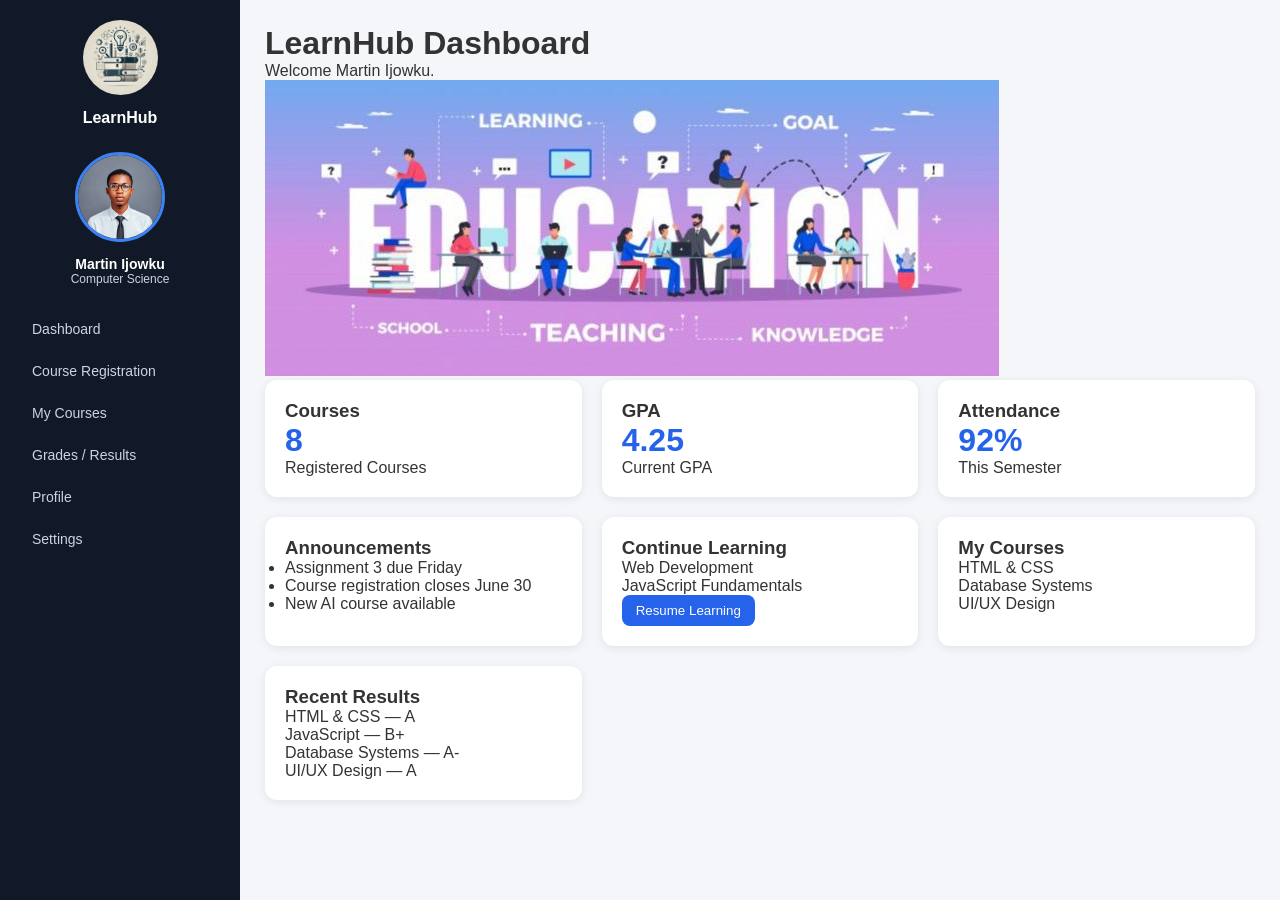
<file: index.html>
<!DOCTYPE html>
<html lang="en">
<head>
    <meta charset="UTF-8">
    <meta name="viewport" content="width=device-width, initial-scale=1.0">
    <title>Student Learning Portal</title>
    <link rel="stylesheet" href="style.css">
</head>
<body>

    <div class="sidebar">

        <div class="logo">
            <img src="logo.jpg.jpeg" alt="Portal Logo">
            <h2>LearnHub</h2>
        </div>

        <div class="profile">
            <img src="proflie.jpeg" alt="Student">
            <h3>Martin Ijowku</h3>
            <p>Computer Science</p>
        </div>

        <ul class="menu">
            <li><a href="#">Dashboard</a></li>
            <li><a href="#">Course Registration</a></li>
            <li><a href="#">My Courses</a></li>
            <li><a href="#">Grades / Results</a></li>
            <li><a href="#">Profile</a></li>
            <li><a href="#">Settings</a></li>
        </ul>

    </div>

    <div class="main-content">

        <h1>LearnHub Dashboard</h1>
        <p>Welcome Martin Ijowku.</p>

        <div class="hero-banner">
            <img src="banner.jpeg" alt="Learning Banner">
        </div>

        <div class="dashboard">

            <div class="card">
                <h3>Courses</h3>
                <p class="number">8</p>
                <span>Registered Courses</span>
            </div>

            <div class="card">
                <h3>GPA</h3>
                <p class="number">4.25</p>
                <span>Current GPA</span>
            </div>

            <div class="card">
                <h3>Attendance</h3>
                <p class="number">92%</p>
                <span>This Semester</span>
            </div>

            <div class="card">
                <h3>Announcements</h3>
                <ul>
                    <li>Assignment 3 due Friday</li>
                    <li>Course registration closes June 30</li>
                    <li>New AI course available</li>
                </ul>
            </div>

            <div class="card wide">
                <h3>Continue Learning</h3>

                <p>Web Development</p>
                <div class="progress-bar">
                    <div class="progress" style="width:75%"></div>
                </div>

                <p>JavaScript Fundamentals</p>
                <div class="progress-bar">
                    <div class="progress" style="width:60%"></div>
                </div>

                <button class="btn">Resume Learning</button>
            </div>

            <div class="card wide">
                <h3>My Courses</h3>

                <p>HTML & CSS</p>
                <div class="progress-bar">
                    <div class="progress" style="width:80%"></div>
                </div>

                <p>Database Systems</p>
                <div class="progress-bar">
                    <div class="progress" style="width:55%"></div>
                </div>

                <p>UI/UX Design</p>
                <div class="progress-bar">
                    <div class="progress" style="width:90%"></div>
                </div>
            </div>

            <div class="card">
                <h3>Recent Results</h3>

                <p>HTML & CSS — A</p>
                <p>JavaScript — B+</p>
                <p>Database Systems — A-</p>
                <p>UI/UX Design — A</p>
            </div>

        </div>

    </div>

</body>
</html>
</file>
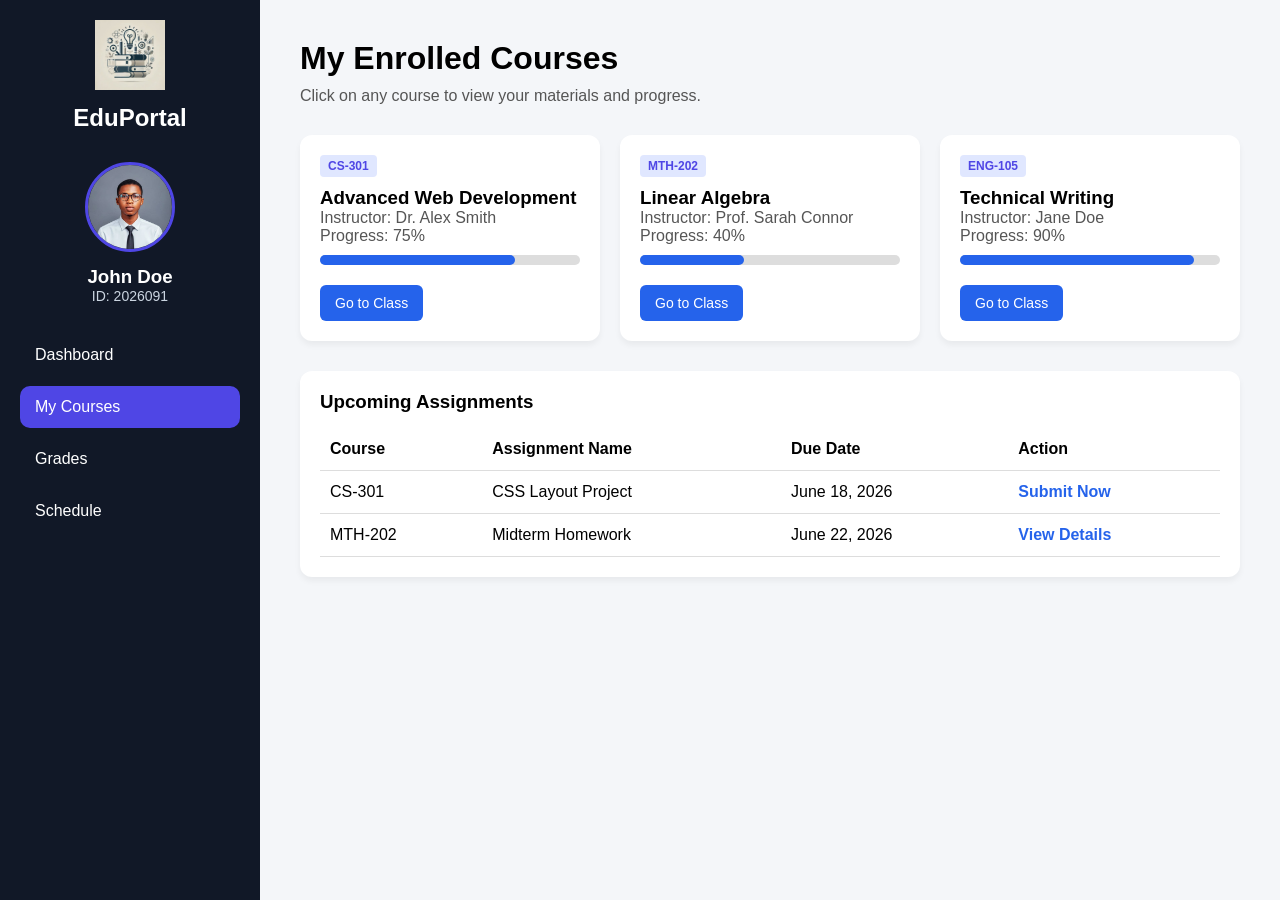
<file: my project/index.html>
<!DOCTYPE html>
<html lang="en">
<head>
    <meta charset="UTF-8">
    <meta name="viewport" content="width=device-width, initial-scale=1.0">
    <title>School Portal - My Courses</title>
    <link rel="stylesheet" href="style.css">
</head>
<body>

    <div class="sidebar">
        <div class="logo">
            <img src="download (1).jfif" alt="School Logo" class="portal-logo">
            <h2>EduPortal</h2>
        </div>
        
        <div class="profile">
            <img src="download.jfif" alt="Student Profile Picture" class="portal-profile">
            <h3>John Doe</h3>
            <p>ID: 2026091</p>
        </div>
        
        <ul class="menu">
            <li><a href="dashboard.html">Dashboard</a></li>
            <li><a href="courses.html" class="active-link">My Courses</a></li>
            <li><a href="grades.html">Grades</a></li>
            <li><a href="schedule.html">Schedule</a></li>
        </ul>
    </div>

    <div class="main-content">
        <h1>My Enrolled Courses</h1>
        <p>Click on any course to view your materials and progress.</p>

        <div class="courses-container">
            
            <div class="course-card">
                <span class="badge">CS-301</span>
                <h3>Advanced Web Development</h3>
                <p>Instructor: Dr. Alex Smith</p>
                <p>Progress: 75%</p>
                <div class="progress-bar">
                    <div class="progress" style="width: 75%;"></div>
                </div>
                <a href="web-dev.html" class="course-btn">Go to Class</a>
            </div>

            <div class="course-card">
                <span class="badge">MTH-202</span>
                <h3>Linear Algebra</h3>
                <p>Instructor: Prof. Sarah Connor</p>
                <p>Progress: 40%</p>
                <div class="progress-bar">
                    <div class="progress" style="width: 40%;"></div>
                </div>
                <a href="algebra.html" class="course-btn">Go to Class</a>
            </div>

            <div class="course-card">
                <span class="badge">ENG-105</span>
                <h3>Technical Writing</h3>
                <p>Instructor: Jane Doe</p>
                <p>Progress: 90%</p>
                <div class="progress-bar">
                    <div class="progress" style="width: 90%;"></div>
                </div>
                <a href="writing.html" class="course-btn">Go to Class</a>
            </div>

        </div>

        <div class="table-card">
            <h3>Upcoming Assignments</h3>
            <table>
                <tr>
                    <th>Course</th>
                    <th>Assignment Name</th>
                    <th>Due Date</th>
                    <th>Action</th>
                </tr>
                <tr>
                    <td>CS-301</td>
                    <td>CSS Layout Project</td>
                    <td>June 18, 2026</td>
                    <td><a href="submit.html">Submit Now</a></td>
                </tr>
                <tr>
                    <td>MTH-202</td>
                    <td>Midterm Homework</td>
                    <td>June 22, 2026</td>
                    <td><a href="view.html">View Details</a></td>
                </tr>
            </table>
        </div>

    </div>

</body>
</html>
</file>
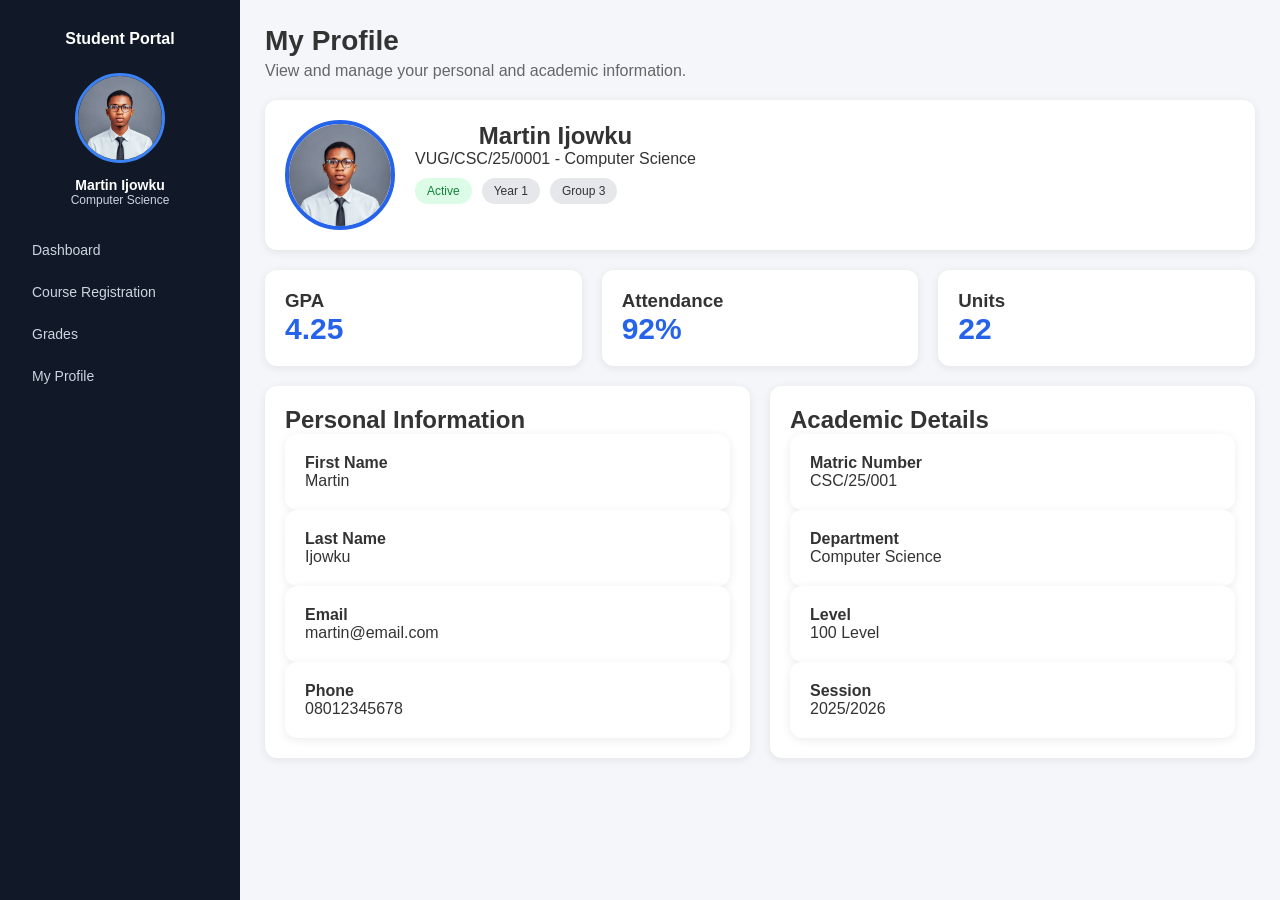
<file: profile.html>
<!DOCTYPE html>
<html lang="en">
<head>
    <meta charset="UTF-8">
    <meta name="viewport" content="width=device-width, initial-scale=1.0">
    <title>Student Profile</title>

    <link rel="stylesheet" href="style.css">
</head>

<body>

<div class="page">

    <aside class="sidebar">

        <div class="logo">
            <h2>Student Portal</h2>
        </div>

        <div class="profile">
            <img src="proflie.jpeg" alt="User">
            <h3>Martin Ijowku</h3>
            <p>Computer Science</p>
        </div>

        <ul class="menu">
            <li><a href="index.html">Dashboard</a></li>
            <li><a href="course.html">Course Registration</a></li>
            <li><a href="grades.html">Grades</a></li>
            <li><a href="profile.html">My Profile</a></li>
        </ul>

    </aside>

    <main class="main">

        <h1 class="page-title">My Profile</h1>
        <p class="subtitle">
            View and manage your personal and academic information.
        </p>

        <!-- PROFILE HEADER -->
        <div class="profile-header card">

            <img src="proflie.jpeg" alt="Student">

            <div class="profile-info">
                <h2>Martin Ijowku</h2>
                <p>VUG/CSC/25/0001 - Computer Science</p>

                <div class="badges">
                    <span class="badge active">Active</span>
                    <span class="badge">Year 1</span>
                    <span class="badge">Group 3</span>
                </div>
            </div>

        </div>

        <div class="stats">

            <div class="stat-card">
                <h3>GPA</h3>
                <p class="value">4.25</p>
            </div>

            <div class="stat-card">
                <h3>Attendance</h3>
                <p class="value">92%</p>
            </div>

            <div class="stat-card">
                <h3>Units</h3>
                <p class="value">22</p>
            </div>

        </div>

        <div class="profile-grid">

            <!-- PERSONAL INFO -->
            <div class="card">
                <h2>Personal Information</h2>

                <div class="info-item">
                    <strong>First Name</strong>
                    <p>Martin</p>
                </div>

                <div class="info-item">
                    <strong>Last Name</strong>
                    <p>Ijowku</p>
                </div>

                <div class="info-item">
                    <strong>Email</strong>
                    <p>martin@email.com</p>
                </div>

                <div class="info-item">
                    <strong>Phone</strong>
                    <p>08012345678</p>
                </div>
            </div>

            <div class="card">
                <h2>Academic Details</h2>

                <div class="info-item">
                    <strong>Matric Number</strong>
                    <p>CSC/25/001</p>
                </div>

                <div class="info-item">
                    <strong>Department</strong>
                    <p>Computer Science</p>
                </div>

                <div class="info-item">
                    <strong>Level</strong>
                    <p>100 Level</p>
                </div>

                <div class="info-item">
                    <strong>Session</strong>
                    <p>2025/2026</p>
                </div>
            </div>

        </div>

    </main>

</div>

</body>
</html>
</file>
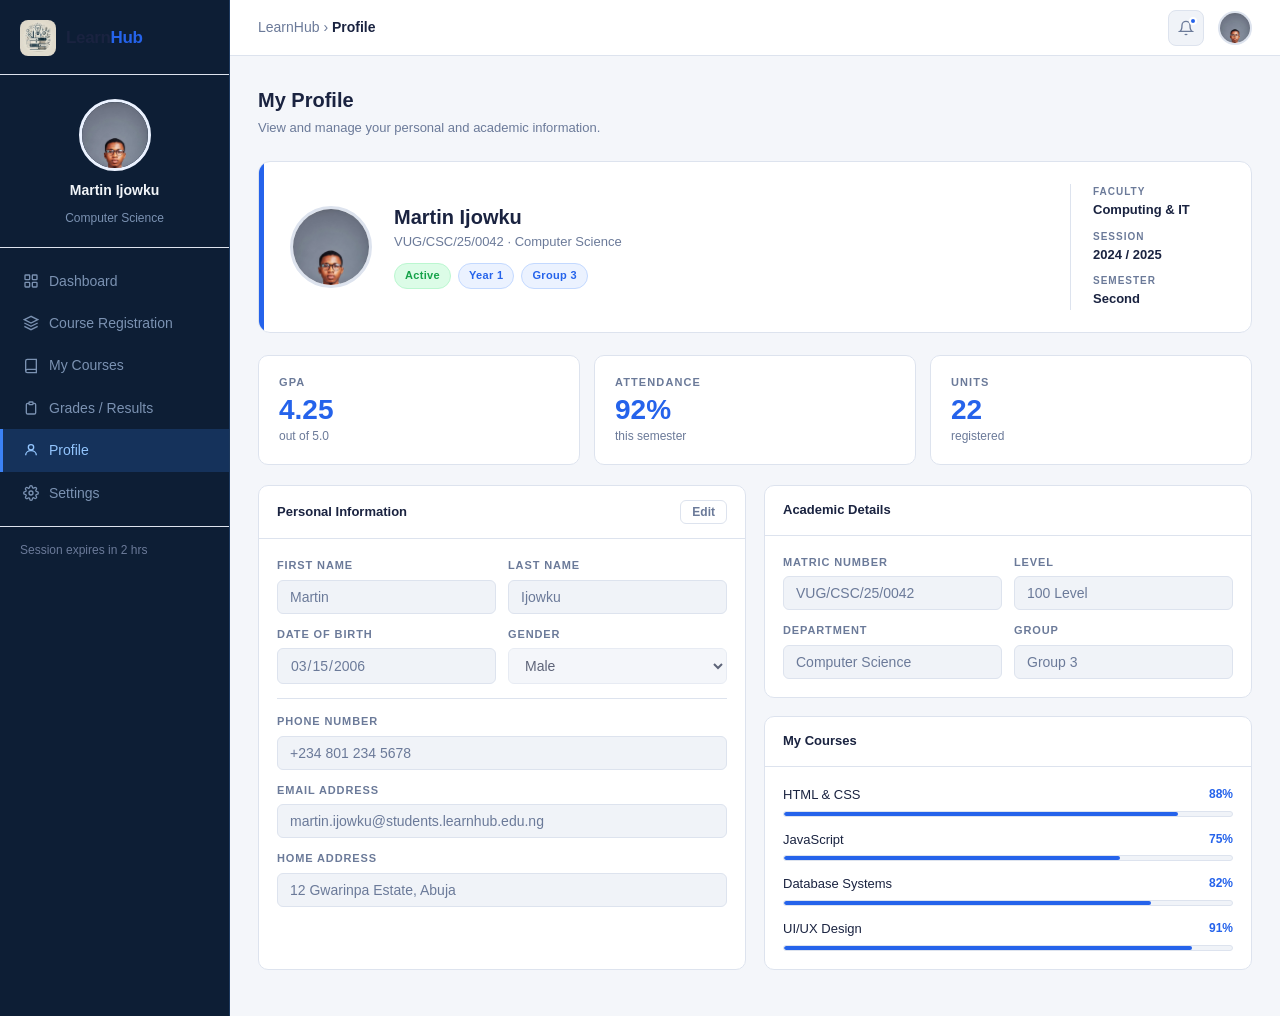
<file: github/profile.html>
<!DOCTYPE html>
<html lang="en">
<head>
  <meta charset="UTF-8" />
  <meta name="viewport" content="width=device-width, initial-scale=1.0" />
  <title>LearnHub — Profile</title>
    <link rel="stylesheet" href="profile.css" />
</head>
<body>

<div class="layout">

  
  <aside class="sidebar">
    <div class="sidebar-logo">
      <img class="logo-img" src="[data-uri]" alt="LearnHub" />
      <div class="logo-text">Learn<span>Hub</span></div>
    </div>

    <div class="sidebar-profile">
      <img class="sidebar-avatar" src="[data-uri]" alt="Martin Ijowku" />
      <div class="sidebar-name">Martin Ijowku</div>
      <div class="sidebar-dept">Computer Science</div>
    </div>

    <nav>
      <div class="nav-item" onclick="setActive(this)">
        <svg width="16" height="16" fill="none" stroke="currentColor" stroke-width="2" viewBox="0 0 24 24"><rect x="3" y="3" width="7" height="7" rx="1"/><rect x="14" y="3" width="7" height="7" rx="1"/><rect x="3" y="14" width="7" height="7" rx="1"/><rect x="14" y="14" width="7" height="7" rx="1"/></svg>
        Dashboard
      </div>
      <div class="nav-item" onclick="setActive(this)">
        <svg width="16" height="16" fill="none" stroke="currentColor" stroke-width="2" viewBox="0 0 24 24"><path d="M12 2L2 7l10 5 10-5-10-5z"/><path d="M2 17l10 5 10-5M2 12l10 5 10-5"/></svg>
        Course Registration
      </div>
      <div class="nav-item" onclick="setActive(this)">
        <svg width="16" height="16" fill="none" stroke="currentColor" stroke-width="2" viewBox="0 0 24 24"><path d="M4 19.5A2.5 2.5 0 0 1 6.5 17H20"/><path d="M6.5 2H20v20H6.5A2.5 2.5 0 0 1 4 19.5v-15A2.5 2.5 0 0 1 6.5 2z"/></svg>
        My Courses
      </div>
      <div class="nav-item" onclick="setActive(this)">
        <svg width="16" height="16" fill="none" stroke="currentColor" stroke-width="2" viewBox="0 0 24 24"><path d="M9 5H7a2 2 0 0 0-2 2v12a2 2 0 0 0 2 2h10a2 2 0 0 0 2-2V7a2 2 0 0 0-2-2h-2"/><rect x="9" y="3" width="6" height="4" rx="1"/></svg>
        Grades / Results
      </div>
      <div class="nav-item active" onclick="setActive(this)">
        <svg width="16" height="16" fill="none" stroke="currentColor" stroke-width="2" viewBox="0 0 24 24"><circle cx="12" cy="8" r="4"/><path d="M4 20c0-4 3.6-7 8-7s8 3 8 7"/></svg>
        Profile
      </div>
      <div class="nav-item" onclick="setActive(this)">
        <svg width="16" height="16" fill="none" stroke="currentColor" stroke-width="2" viewBox="0 0 24 24"><circle cx="12" cy="12" r="3"/><path d="M19.4 15a1.65 1.65 0 0 0 .33 1.82l.06.06a2 2 0 0 1-2.83 2.83l-.06-.06a1.65 1.65 0 0 0-1.82-.33 1.65 1.65 0 0 0-1 1.51V21a2 2 0 0 1-4 0v-.09A1.65 1.65 0 0 0 9 19.4a1.65 1.65 0 0 0-1.82.33l-.06.06a2 2 0 0 1-2.83-2.83l.06-.06A1.65 1.65 0 0 0 4.68 15a1.65 1.65 0 0 0-1.51-1H3a2 2 0 0 1 0-4h.09A1.65 1.65 0 0 0 4.6 9a1.65 1.65 0 0 0-.33-1.82l-.06-.06a2 2 0 0 1 2.83-2.83l.06.06A1.65 1.65 0 0 0 9 4.68a1.65 1.65 0 0 0 1-1.51V3a2 2 0 0 1 4 0v.09a1.65 1.65 0 0 0 1 1.51 1.65 1.65 0 0 0 1.82-.33l.06-.06a2 2 0 0 1 2.83 2.83l-.06.06A1.65 1.65 0 0 0 19.4 9a1.65 1.65 0 0 0 1.51 1H21a2 2 0 0 1 0 4h-.09a1.65 1.65 0 0 0-1.51 1z"/></svg>
        Settings
      </div>
    </nav>

    <div class="sidebar-footer">Session expires in 2 hrs</div>
  </aside>

  
  <main class="main">
    <div class="topbar">
      <div class="topbar-title">LearnHub &rsaquo; <strong>Profile</strong></div>
      <div class="topbar-right">
        <div class="notif-btn">
          <svg width="16" height="16" fill="none" stroke="currentColor" stroke-width="2" viewBox="0 0 24 24"><path d="M18 8a6 6 0 0 0-12 0c0 7-3 9-3 9h18s-3-2-3-9"/><path d="M13.73 21a2 2 0 0 1-3.46 0"/></svg>
          <div class="notif-dot"></div>
        </div>
        <img class="topbar-avatar" src="[data-uri]" alt="Martin" />
      </div>
    </div>

    <div class="content">

      <div class="page-header">
        <h1>My Profile</h1>
        <p>View and manage your personal and academic information.</p>
      </div>

      <!-- ID Card -->
      <div class="id-card">
        <div class="id-accent-bar"></div>
        <div class="id-body">
          <img class="profile-photo" src="[data-uri]" alt="Martin Ijowku" />
          <div class="id-info">
            <div class="id-name">Martin Ijowku</div>
            <div class="id-sub">VUG/CSC/25/0042 &middot; Computer Science</div>
            <div class="id-tags">
              <span class="tag green">Active</span>
              <span class="tag">Year 1</span>
              <span class="tag">Group 3</span>
            </div>
          </div>
          <div class="id-meta">
            <div class="meta-row">
              <span class="meta-label">Faculty</span>
              <span class="meta-value">Computing &amp; IT</span>
            </div>
            <div class="meta-row">
              <span class="meta-label">Session</span>
              <span class="meta-value">2024 / 2025</span>
            </div>
            <div class="meta-row">
              <span class="meta-label">Semester</span>
              <span class="meta-value">Second</span>
            </div>
          </div>
        </div>
      </div>

      
      <div class="stats-row">
        <div class="stat-box">
          <div class="stat-label">GPA</div>
          <div class="stat-value">4.25</div>
          <div class="stat-sub">out of 5.0</div>
        </div>
        <div class="stat-box">
          <div class="stat-label">Attendance</div>
          <div class="stat-value">92%</div>
          <div class="stat-sub">this semester</div>
        </div>
        <div class="stat-box">
          <div class="stat-label">Units</div>
          <div class="stat-value">22</div>
          <div class="stat-sub">registered</div>
        </div>
      </div>

      <!-- Two-column -->
      <div class="grid-2">

        <!-- Personal Info -->
        <div class="card">
          <div class="card-head">
            <h2>Personal Information</h2>
            <button class="btn btn-ghost btn-sm" onclick="toggleEdit()">Edit</button>
          </div>
          <div class="card-body">
            <div class="field-group">
              <div class="field">
                <label>First Name</label>
                <input type="text" id="fname" value="Martin" readonly />
              </div>
              <div class="field">
                <label>Last Name</label>
                <input type="text" id="lname" value="Ijowku" readonly />
              </div>
              <div class="field">
                <label>Date of Birth</label>
                <input type="date" id="dob" value="2006-03-15" readonly />
              </div>
              <div class="field">
                <label>Gender</label>
                <select id="gender" disabled>
                  <option selected>Male</option>
                  <option>Female</option>
                  <option>Prefer not to say</option>
                </select>
              </div>
            </div>
            <div class="field-divider"></div>
            <div class="field-group full">
              <div class="field">
                <label>Phone Number</label>
                <input type="tel" id="phone" value="+234 801 234 5678" readonly />
              </div>
              <div class="field">
                <label>Email Address</label>
                <input type="email" id="email" value="martin.ijowku@students.learnhub.edu.ng" readonly />
              </div>
              <div class="field">
                <label>Home Address</label>
                <input type="text" id="address" value="12 Gwarinpa Estate, Abuja" readonly />
              </div>
            </div>
            <div class="btn-row" id="save-row" style="display:none;">
              <button class="btn btn-ghost" onclick="cancelEdit()">Cancel</button>
              <button class="btn btn-primary" onclick="saveProfile()">Save Changes</button>
            </div>
          </div>
        </div>

        <!-- Right column -->
        <div style="display:flex;flex-direction:column;gap:18px;">

          <div class="card">
            <div class="card-head"><h2>Academic Details</h2></div>
            <div class="card-body">
              <div class="field-group">
                <div class="field">
                  <label>Matric Number</label>
                  <input type="text" value="VUG/CSC/25/0042" readonly />
                </div>
                <div class="field">
                  <label>Level</label>
                  <input type="text" value="100 Level" readonly />
                </div>
                <div class="field">
                  <label>Department</label>
                  <input type="text" value="Computer Science" readonly />
                </div>
                <div class="field">
                  <label>Group</label>
                  <input type="text" value="Group 3" readonly />
                </div>
              </div>
            </div>
          </div>

          <div class="card">
            <div class="card-head"><h2>My Courses</h2></div>
            <div class="card-body">
              <div class="progress-wrap">
                <div class="progress-item">
                  <div class="progress-top">
                    <span class="progress-name">HTML &amp; CSS</span>
                    <span class="progress-pct">88%</span>
                  </div>
                  <div class="progress-bar"><div class="progress-fill" style="width:88%"></div></div>
                </div>
                <div class="progress-item">
                  <div class="progress-top">
                    <span class="progress-name">JavaScript</span>
                    <span class="progress-pct">75%</span>
                  </div>
                  <div class="progress-bar"><div class="progress-fill" style="width:75%"></div></div>
                </div>
                <div class="progress-item">
                  <div class="progress-top">
                    <span class="progress-name">Database Systems</span>
                    <span class="progress-pct">82%</span>
                  </div>
                  <div class="progress-bar"><div class="progress-fill" style="width:82%"></div></div>
                </div>
                <div class="progress-item">
                  <div class="progress-top">
                    <span class="progress-name">UI/UX Design</span>
                    <span class="progress-pct">91%</span>
                  </div>
                  <div class="progress-bar"><div class="progress-fill" style="width:91%"></div></div>
                </div>
              </div>
            </div>
          </div>

        </div>
      </div>

    </div>
  </main>
</div>

<div id="toast">Profile updated successfully</div>

<script>
  function setActive(el) {
    document.querySelectorAll('.nav-item').forEach(n => n.classList.remove('active'));
    el.classList.add('active');
  }

  function toggleEdit() {
    ['fname','lname','dob','phone','email','address'].forEach(id => {
      document.getElementById(id).removeAttribute('readonly');
    });
    document.getElementById('gender').removeAttribute('disabled');
    document.querySelector('.card-head button').textContent = 'Editing...';
    document.querySelector('.card-head button').disabled = true;
    document.getElementById('save-row').style.display = 'flex';
  }

  function cancelEdit() { location.reload(); }

  function saveProfile() {
    ['fname','lname','dob','phone','email','address'].forEach(id => {
      document.getElementById(id).setAttribute('readonly','');
    });
    document.getElementById('gender').setAttribute('disabled','');
    document.getElementById('save-row').style.display = 'none';
    document.querySelector('.card-head button').textContent = 'Edit';
    document.querySelector('.card-head button').disabled = false;
    const t = document.getElementById('toast');
    t.classList.add('show');
    setTimeout(() => t.classList.remove('show'), 2800);
  }
</script>

</body>
</html>
</file>
<file: style.css>
* {
    margin: 0;
    padding: 0;
    box-sizing: border-box;
    font-family: Arial, sans-serif;
}

body {
    background: #f4f6f9;
    color: #333;
}


.page {
    display: flex;
    min-height: 100vh;
}



.sidebar {
    width: 240px;
    min-height: 100vh;
    background: #111827;
    color: white;
    position: fixed;
    left: 0;
    top: 0;
    padding: 20px;
    overflow-y: auto;
}


.logo,
.sidebar-logo {
    text-align: center;
    margin-bottom: 25px;
}

.logo img,
.sidebar-logo img,
.logo-img {
    width: 75px;
    height: 75px;
    border-radius: 50%;
    object-fit: cover;
}

.logo h2,
.logo-text {
    color: white;
    font-size: 16px;
    margin-top: 10px;
    font-weight: bold;
}


.profile,
.sidebar-profile,
.profile-info {
    text-align: center;
    margin-bottom: 25px;
}

.profile img,
.sidebar-profile-img {
    width: 90px;
    height: 90px;
    border-radius: 50%;
    object-fit: cover;
    border: 3px solid #3b82f6;
    margin-bottom: 10px;
}

.profile h3,
.profile-name {
    color: white;
    font-size: 14px;
    font-weight: bold;
}

.profile p,
.profile-dept {
    color: #cbd5e1;
    font-size: 12px;
}


.menu,
.sidebar-nav {
    list-style: none;
    display: flex;
    flex-direction: column;
    gap: 6px;
}

.menu a,
.sidebar-nav a {
    display: block;
    text-decoration: none;
    color: #cbd5e1;
    padding: 10px 12px;
    border-radius: 8px;
    transition: 0.3s;
    font-size: 14px;
}

.menu a:hover,
.sidebar-nav a:hover {
    background: #2563eb;
    color: white;
}

.menu a.active,
.sidebar-nav a.active {
    background: #2563eb;
    color: white;
    font-weight: bold;
}



.main-content,
.main {
    margin-left: 240px;
    width: calc(100% - 240px);
    padding: 25px;
}


.page-title {
    font-size: 28px;
    margin-bottom: 5px;
}

.subtitle,
.page-subtitle {
    color: #666;
    margin-bottom: 20px;
}

.page-label {
    font-size: 12px;
    color: #888;
    text-transform: uppercase;
}


.card,
.stat-card,
.info-item {
    background: white;
    padding: 20px;
    border-radius: 12px;
    box-shadow: 0 2px 10px rgba(0,0,0,0.08);
}


.dashboard {
    display: grid;
    grid-template-columns: repeat(auto-fit, minmax(250px, 1fr));
    gap: 20px;
}

.number {
    font-size: 32px;
    font-weight: bold;
    color: #2563eb;
}


.profile-header {
    display: flex;
    align-items: center;
    gap: 20px;
    flex-wrap: wrap;
    margin-bottom: 20px;
}

.profile-header img {
    width: 110px;
    height: 110px;
    border-radius: 50%;
    object-fit: cover;
    border: 4px solid #2563eb;
}

.profile-grid {
    display: grid;
    grid-template-columns: 1fr 1fr;
    gap: 20px;
}


.badges {
    display: flex;
    gap: 10px;
    flex-wrap: wrap;
    margin-top: 10px;
}

.badge {
    background: #e5e7eb;
    padding: 6px 12px;
    border-radius: 20px;
    font-size: 12px;
}

.badge.active {
    background: #dcfce7;
    color: #15803d;
}


.stats {
    display: grid;
    grid-template-columns: repeat(3, 1fr);
    gap: 20px;
    margin: 20px 0;
}

.value {
    font-size: 30px;
    font-weight: bold;
    color: #2563eb;
}


.summary-strip {
    display: flex;
    gap: 15px;
    flex-wrap: wrap;
    margin-bottom: 20px;
}

.summary-item {
    background: white;
    padding: 15px;
    border-radius: 10px;
    border: 1px solid #ddd;
}

.summary-number {
    font-size: 20px;
    font-weight: bold;
    color: #2563eb;
}

.summary-label {
    font-size: 12px;
    color: #666;
}

.section {
    background: white;
    padding: 20px;
    border-radius: 12px;
    margin-bottom: 20px;
    box-shadow: 0 2px 10px rgba(0,0,0,0.05);
}

.section-title {
    font-size: 18px;
    margin-bottom: 10px;
}

.courses-table {
    width: 100%;
    border-collapse: collapse;
}

.courses-table th,
.courses-table td {
    padding: 10px;
    border-bottom: 1px solid #eee;
}

.courses-table tbody tr:hover {
    background: #f9fafb;
}


button {
    background: #2563eb;
    color: white;
    border: none;
    padding: 8px 14px;
    border-radius: 8px;
    cursor: pointer;
}

button:hover {
    background: #1d4ed8;
}


@media (max-width: 992px) {
    .stats {
        grid-template-columns: 1fr;
    }

    .profile-grid {
        grid-template-columns: 1fr;
    }
}

@media (max-width: 768px) {
    .sidebar {
        display: none;
    }

    .main-content,
    .main {
        margin-left: 0;
        width: 100%;
    }

    .dashboard {
        grid-template-columns: 1fr;
    }
}
</file>
<file: my project/style.css>
*{
    margin: 0;
    padding: 0;
    box-sizing: border-box;
    font-family: Arial, sans-serif;
}

body{
    background: #f4f6f9;
}

.sidebar{
    width: 260px;
    height: 100vh;
    background: #111827;
    color: white;
    position: fixed;
    left: 0;
    top: 0;
    padding: 20px;
}

.logo{
    text-align: center;
    margin-bottom: 30px;
}

.portal-logo {
    width: 70px;
    height: 70px;
    object-fit: contain;
}

.logo h2{
    margin-top: 10px;
}

.profile{
    text-align: center;
    margin-bottom: 30px;
}

.portal-profile {
    width: 90px;
    height: 90px;
    border-radius: 50%;   
    object-fit: cover;    
    border: 3px solid #4f46e5;
}

.profile h3{
    margin-top: 10px;
}

.profile p{
    color: #cbd5e1;
    font-size: 14px;
}

.menu{
    list-style: none;
}

.menu li{
    margin: 10px 0;
}

.menu a{
    display: block;
    text-decoration: none;
    color: white;
    padding: 12px 15px;
    border-radius: 10px;
    transition: 0.3s;
}

.menu a:hover{
    background: #4f46e5;
}


.menu .active-link {
    background: #4f46e5;
}

.main-content{
    margin-left: 260px;
    padding: 40px;
}

.main-content h1{
    margin-bottom: 10px;
}

.main-content p{
    color: #555;
}

.courses-container {
    display: flex;
    flex-wrap: wrap; 
    gap: 20px;
    margin-top: 30px;
    margin-bottom: 30px;
}

.course-card {
    background: #ffffff;
    padding: 20px;
    border-radius: 12px;
    width: 300px; 
    box-shadow: 0 4px 6px rgba(0,0,0,0.05);
}

.badge {
    display: inline-block;
    background: #e0e7ff;
    color: #4f46e5;
    padding: 4px 8px;
    font-size: 12px;
    font-weight: bold;
    border-radius: 4px;
    margin-bottom: 10px;
}

.progress-bar{
    width: 100%;
    height: 10px;
    background: #ddd;
    border-radius: 10px;
    margin: 10px 0 20px;
}

.progress{
    height: 100%;
    background: #2563eb;
    border-radius: 10px;
}

.course-btn {
    display: inline-block;
    background: #2563eb;
    color: white;
    text-decoration: none;
    padding: 10px 15px;
    border-radius: 6px;
    font-size: 14px;
    transition: 0.2s;
}

.course-btn:hover {
    background: #1d4ed8;
}

.table-card {
    background: #ffffff;
    padding: 20px;
    border-radius: 12px;
    box-shadow: 0 4px 6px rgba(0,0,0,0.05);
    margin-top: 20px;
}

.table-card h3 {
    margin-bottom: 15px;
}

table{
    width: 100%;
    border-collapse: collapse;
}

table th,
table td{
    border-bottom: 1px solid #ddd;
    padding: 12px 10px;
    text-align: left;
}

.table-card a {
    color: #2563eb;
    text-decoration: none;
    font-weight: bold;
}

.table-card a:hover {
    text-decoration: underline;
}

@media(max-width: 768px){
    .sidebar{
        width: 220px;
    }
    .main-content{
        margin-left: 220px;
    }
    .course-card {
        width: 100%;
    }
}
</file>
<file: github/profile.css>
*, *::before, *::after { box-sizing: border-box; margin: 0; padding: 0; }

    :root {
      --bg:        #F4F6FA;
      --surface:   #FFFFFF;
      --surface-2: #F0F3F8;
      --border:    #DDE3EE;
      --accent:    #2563EB;
      --accent-lt: #3B82F6;
      --accent-bg: #EBF2FF;
      --text:      #1A2340;
      --muted:     #6B7A99;
      --success:   #16A34A;
      --success-bg:#DCFCE7;
    }

    body {
      background: var(--bg);
      color: var(--text);
      font-family: -apple-system, BlinkMacSystemFont, "Segoe UI", Roboto, sans-serif;
      font-size: 15px;
      line-height: 1.6;
      min-height: 100vh;
    }

    .layout { display: flex; min-height: 100vh; }

    /* ── Sidebar ── */
    .sidebar {
  width: 230px;
  background: #0D1E35;   
  border-right: 1px solid #1E3A5F;
    }

    .sidebar-logo {
      display: flex;
      align-items: center;
      gap: 10px;
      padding: 20px 20px 18px;
      border-bottom: 1px solid var(--border);
    }

    .logo-img {
      width: 36px; height: 36px;
      border-radius: 8px;
      object-fit: cover;
      flex-shrink: 0;
    }

    .logo-text {
      font-weight: 800;
      font-size: 17px;
      color: var(--text);
      letter-spacing: -0.02em;
    }

    .logo-text span { color: var(--accent); }

    /* Profile mini card in sidebar */
    .sidebar-profile {
      display: flex;
      flex-direction: column;
      align-items: center;
      padding: 24px 20px 18px;
      border-bottom: 1px solid var(--border);
      gap: 8px;
    }

    .sidebar-avatar {
      width: 72px; height: 72px;
      border-radius: 50%;
      object-fit: cover;
      object-position: top;
      border: 3px solid var(--accent-bg);
    }

    .sidebar-name {
      font-weight: 700;
      font-size: 14px;
      color: #F1F5F9;
      text-align: center;
    }

    .sidebar-dept {
      font-size: 12px;
      color:#7B92B2;
      text-align: center;
    }

    .sidebar nav { padding: 12px 0; flex: 1; }

    .nav-item {
      display: flex;
      align-items: center;
      gap: 10px;
      padding: 10px 20px;
      color:  #7B92B2;
      cursor: pointer;
      font-size: 14px;
      font-weight: 500;
      border-left: 3px solid transparent;
      transition: background 0.15s, color 0.15s, border-color 0.15s;
      user-select: none;
    }

    .nav-item:hover { background: var(--surface-2); color: var(--text); }

    .nav-item.active {
  background: rgba(59, 130, 246, 0.2);
  color: #93C5FD;
  border-left-color: #3B82F6;
}

    .sidebar-footer {
      padding: 14px 20px;
      border-top: 1px solid var(--border);
      font-size: 12px;
      color: var(--muted);
    }

    /* ── Main ── */
    .main { flex: 1; display: flex; flex-direction: column; overflow: hidden; }

    .topbar {
      height: 56px;
      background: var(--surface);
      border-bottom: 1px solid var(--border);
      display: flex;
      align-items: center;
      justify-content: space-between;
      padding: 0 28px;
      flex-shrink: 0;
    }

    .topbar-title { font-size: 14px; color: var(--muted); }
    .topbar-title strong { color: var(--text); font-weight: 600; }

    .topbar-right {
      display: flex;
      align-items: center;
      gap: 14px;
    }

    .notif-btn {
      width: 36px; height: 36px;
      border-radius: 8px;
      background: var(--surface-2);
      border: 1px solid var(--border);
      display: flex; align-items: center; justify-content: center;
      cursor: pointer;
      color: var(--muted);
      position: relative;
      transition: background 0.15s;
    }

    .notif-btn:hover { background: var(--accent-bg); color: var(--accent); }

    .notif-dot {
      width: 8px; height: 8px;
      background: var(--accent);
      border-radius: 50%;
      position: absolute; top: 6px; right: 6px;
      border: 2px solid var(--surface);
    }

    .topbar-avatar {
      width: 34px; height: 34px;
      border-radius: 50%;
      object-fit: cover;
      object-position: top;
      border: 2px solid var(--border);
      cursor: pointer;
    }

    /* ── Content ── */
    .content { flex: 1; overflow-y: auto; padding: 28px; }

    .page-header { margin-bottom: 22px; }
    .page-header h1 { font-size: 20px; font-weight: 700; color: var(--text); }
    .page-header p { font-size: 13px; color: var(--muted); margin-top: 2px; }

    /* ── ID Card ── */
    .id-card {
      background: var(--surface);
      border: 1px solid var(--border);
      border-radius: 12px;
      overflow: hidden;
      margin-bottom: 22px;
      display: flex;
      animation: fadeUp 0.25s ease both;
    }

    .id-accent-bar {
      width: 5px;
      background: var(--accent);
      flex-shrink: 0;
    }

    .id-body {
      display: flex;
      align-items: center;
      gap: 22px;
      padding: 22px 26px;
      flex: 1;
      flex-wrap: wrap;
    }

    .profile-photo {
      width: 82px; height: 82px;
      border-radius: 50%;
      object-fit: cover;
      object-position: top;
      border: 3px solid var(--border);
      flex-shrink: 0;
      cursor: pointer;
      transition: border-color 0.2s;
    }

    .profile-photo:hover { border-color: var(--accent); }

    .id-info { flex: 1; min-width: 180px; }

    .id-name {
      font-size: 20px;
      font-weight: 700;
      color: var(--text);
      line-height: 1.2;
    }

    .id-sub {
      font-size: 13px;
      color: var(--muted);
      margin-top: 3px;
    }

    .id-tags {
      display: flex;
      gap: 7px;
      flex-wrap: wrap;
      margin-top: 10px;
    }

    .tag {
      padding: 3px 10px;
      border-radius: 20px;
      font-size: 11px;
      font-weight: 600;
      letter-spacing: 0.03em;
      background: var(--accent-bg);
      color: var(--accent);
      border: 1px solid #C3D9FF;
    }

    .tag.green {
      background: var(--success-bg);
      color: var(--success);
      border-color: #BBF7D0;
    }

    .id-meta {
      display: flex;
      flex-direction: column;
      gap: 8px;
      border-left: 1px solid var(--border);
      padding-left: 22px;
      min-width: 155px;
    }

    .meta-row { display: flex; flex-direction: column; }

    .meta-label {
      font-size: 10px;
      font-weight: 700;
      letter-spacing: 0.1em;
      text-transform: uppercase;
      color: var(--muted);
    }

    .meta-value { font-size: 13px; font-weight: 600; color: var(--text); }

    /* ── Stats ── */
    .stats-row {
      display: grid;
      grid-template-columns: repeat(3, 1fr);
      gap: 14px;
      margin-bottom: 20px;
    }

    .stat-box {
      background: var(--surface);
      border: 1px solid var(--border);
      border-radius: 10px;
      padding: 18px 20px;
      animation: fadeUp 0.25s ease both;
    }

    .stat-box:nth-child(2) { animation-delay: 0.05s; }
    .stat-box:nth-child(3) { animation-delay: 0.1s; }

    .stat-label { font-size: 11px; font-weight: 700; letter-spacing: 0.1em; text-transform: uppercase; color: var(--muted); }
    .stat-value { font-size: 28px; font-weight: 800; color: var(--accent); margin-top: 4px; line-height: 1; }
    .stat-sub { font-size: 12px; color: var(--muted); margin-top: 3px; }

    /* ── Grid ── */
    .grid-2 {
      display: grid;
      grid-template-columns: 1fr 1fr;
      gap: 18px;
      margin-bottom: 18px;
    }

    /* ── Card ── */
    .card {
      background: var(--surface);
      border: 1px solid var(--border);
      border-radius: 10px;
      overflow: hidden;
      animation: fadeUp 0.25s ease both;
    }

    .card-head {
      display: flex;
      align-items: center;
      justify-content: space-between;
      padding: 14px 18px;
      border-bottom: 1px solid var(--border);
    }

    .card-head h2 { font-size: 13px; font-weight: 700; color: var(--text); }

    .card-body { padding: 18px; }

    /* ── Form ── */
    .field-group { display: grid; grid-template-columns: 1fr 1fr; gap: 12px; }
    .field-group.full { grid-template-columns: 1fr; }
    .field { display: flex; flex-direction: column; gap: 5px; }

    .field label {
      font-size: 11px;
      font-weight: 700;
      letter-spacing: 0.08em;
      text-transform: uppercase;
      color: var(--muted);
    }

    .field input,
    .field select {
      background: var(--surface-2);
      border: 1px solid var(--border);
      border-radius: 6px;
      color: var(--text);
      font-size: 14px;
      padding: 8px 12px;
      outline: none;
      transition: border-color 0.15s;
      font-family: inherit;
    }

    .field input:focus,
    .field select:focus { border-color: var(--accent); background: #fff; }

    .field input[readonly] { color: var(--muted); cursor: default; }

    .field-divider { height: 1px; background: var(--border); margin: 14px 0; }

    /* ── Progress ── */
    .progress-wrap { display: flex; flex-direction: column; gap: 13px; }
    .progress-item { display: flex; flex-direction: column; gap: 5px; }
    .progress-top { display: flex; justify-content: space-between; }
    .progress-name { font-size: 13px; font-weight: 500; color: var(--text); }
    .progress-pct { font-size: 12px; font-weight: 700; color: var(--accent); }
    .progress-bar { height: 6px; background: var(--surface-2); border-radius: 4px; overflow: hidden; border: 1px solid var(--border); }
    .progress-fill { height: 100%; background: var(--accent); border-radius: 4px; }

    /* ── Buttons ── */
    .btn {
      padding: 7px 15px;
      border-radius: 6px;
      font-size: 13px;
      font-weight: 600;
      cursor: pointer;
      border: none;
      font-family: inherit;
      transition: opacity 0.15s, background 0.15s;
    }

    .btn-primary { background: var(--accent); color: #fff; }
    .btn-primary:hover { opacity: 0.88; }

    .btn-ghost {
      background: transparent;
      color: var(--muted);
      border: 1px solid var(--border);
    }

    .btn-ghost:hover { background: var(--surface-2); color: var(--text); }
    .btn-sm { padding: 4px 11px; font-size: 12px; }

    .btn-row {
      display: flex;
      gap: 8px;
      margin-top: 16px;
      justify-content: flex-end;
    }

    /* ── Toast ── */
    #toast {
      position: fixed;
      bottom: 22px; right: 22px;
      background: var(--surface);
      border: 1px solid var(--success);
      color: var(--success);
      padding: 10px 16px;
      border-radius: 8px;
      font-size: 13px;
      font-weight: 600;
      opacity: 0;
      transform: translateY(8px);
      transition: opacity 0.2s, transform 0.2s;
      pointer-events: none;
      z-index: 999;
      box-shadow: 0 4px 12px rgba(0,0,0,0.08);
    }

    #toast.show { opacity: 1; transform: translateY(0); }

    @keyframes fadeUp {
      from { opacity: 0; transform: translateY(8px); }
      to   { opacity: 1; transform: translateY(0); }
    }

    @media (max-width: 800px) {
      .grid-2 { grid-template-columns: 1fr; }
      .sidebar { display: none; }
      .id-body { flex-direction: column; }
      .id-meta { border-left: none; border-top: 1px solid var(--border); padding-left: 0; padding-top: 14px; flex-direction: row; flex-wrap: wrap; gap: 14px; }
      .stats-row { grid-template-columns: 1fr 1fr; }
    }
</file>
